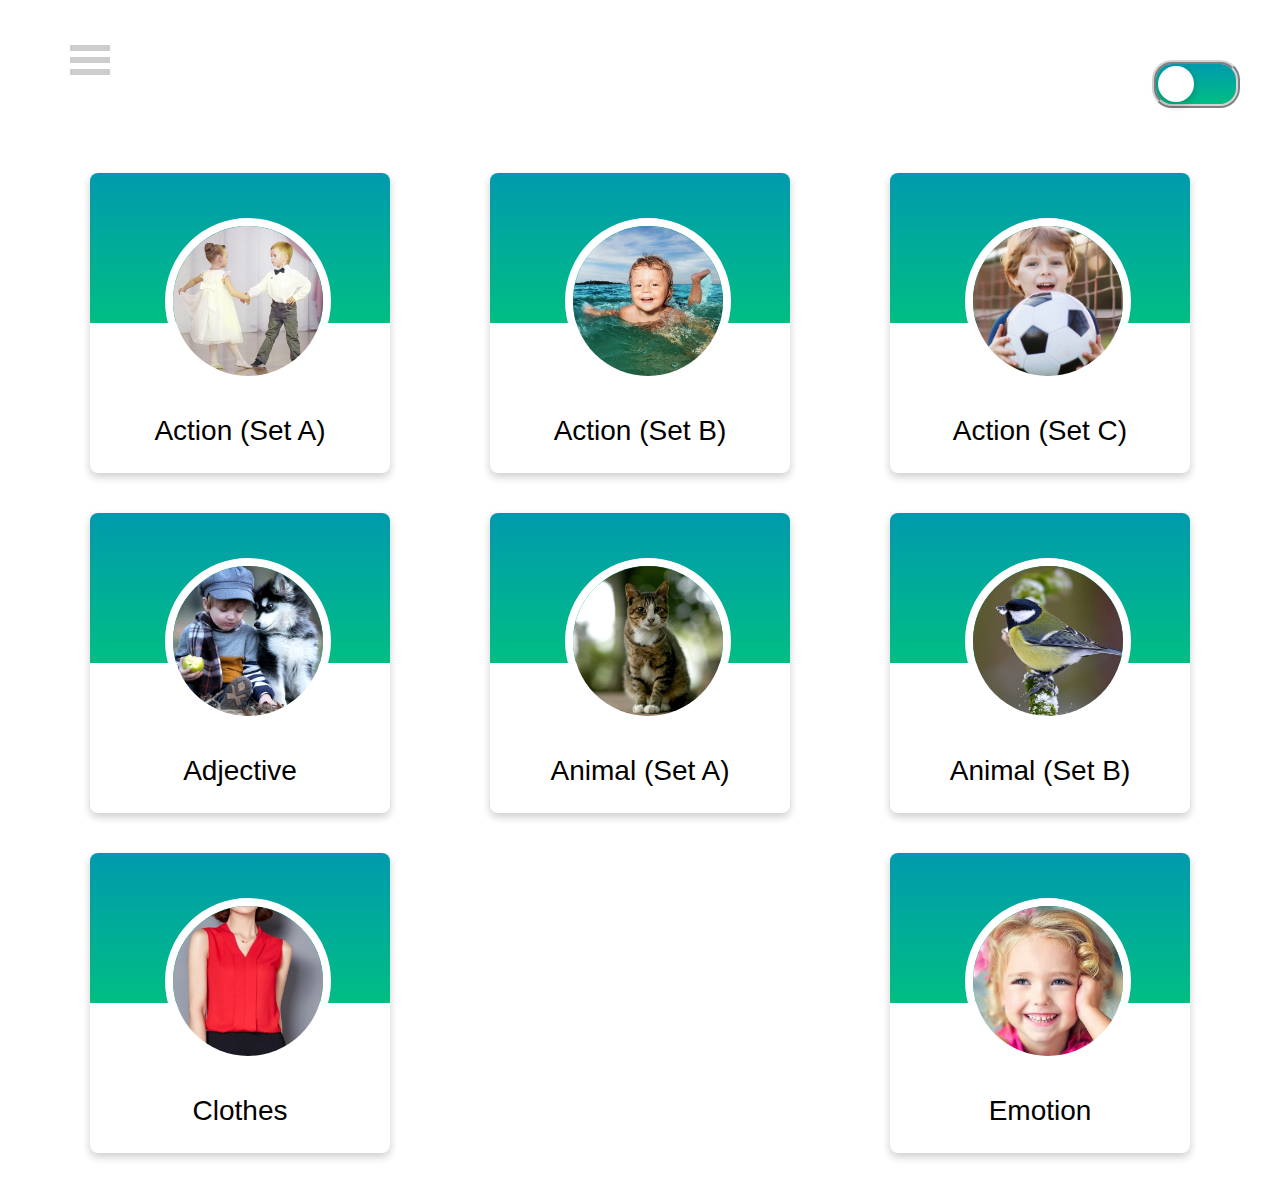
<file: index.html>
<!DOCTYPE html>
<html lang = "ru">
    <head>
        <meta charset = "UTF-8">
        <title>english-for-kids</title>
        <link rel = "stylesheet" href = "base-style.css">
        <link rel = "stylesheet" href = "style.css">
        <script>
	        document.addEventListener("DOMContentLoaded", function(event) { 
                let modeApplication = getCookie('mode_application');
                if(!modeApplication) {
                	setCookie('mode_application', 'mode_train');
                	modeApplication = getCookie('mode_application');
                }; 
                let elemButton = document.getElementById('switch');
                if(modeApplication == 'mode_play') {
            		elemButton.checked = true;
                	changeStyleDocument();
                };  
	        });
	    </script>
    </head>
    <body>
    	<script src="sourceMaps.js"></script>
    	<script src="menu.js"></script>
        <script src="innerMainSection.js"></script>
    </body>
</html>
</file>
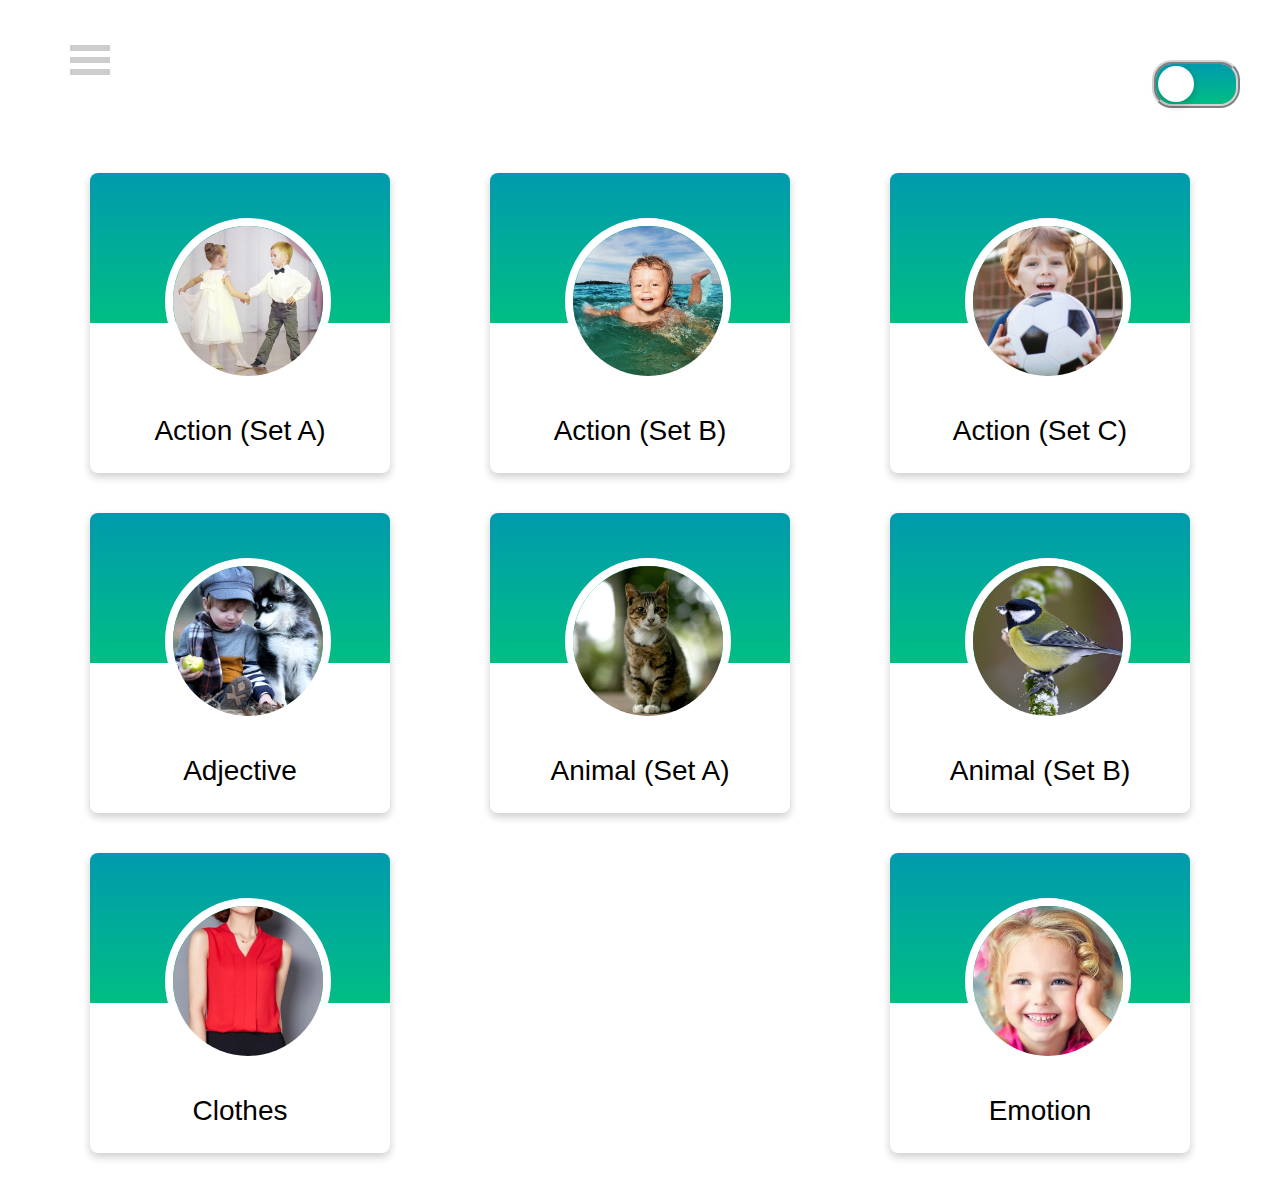
<file: categories.html>
<!DOCTYPE html>
<html lang = "ru">
	<head>
		<meta charset="UTF-8">
		<link rel="stylesheet" href="base-style.css">
        <link rel="stylesheet" href="style.css">
        <script>
            document.addEventListener("DOMContentLoaded", function(event) {
                let modeApplication = getCookie('mode_application');
                let elemButton = document.getElementById('switch');
                if(modeApplication == 'mode_play') {
                    elemButton.checked = true;
                    changeStyleDocument();
                };
            });
        </script>
	</head>
	<body>
        <script src="sourceMaps.js"></script>
		<script src="menu.js"></script>
		<script src="innerCategorySection.js"></script>
        <script src="startGame.js"></script>
        <script src="reverseAudioplay.js"></script>
    </body>
</html>
</file>
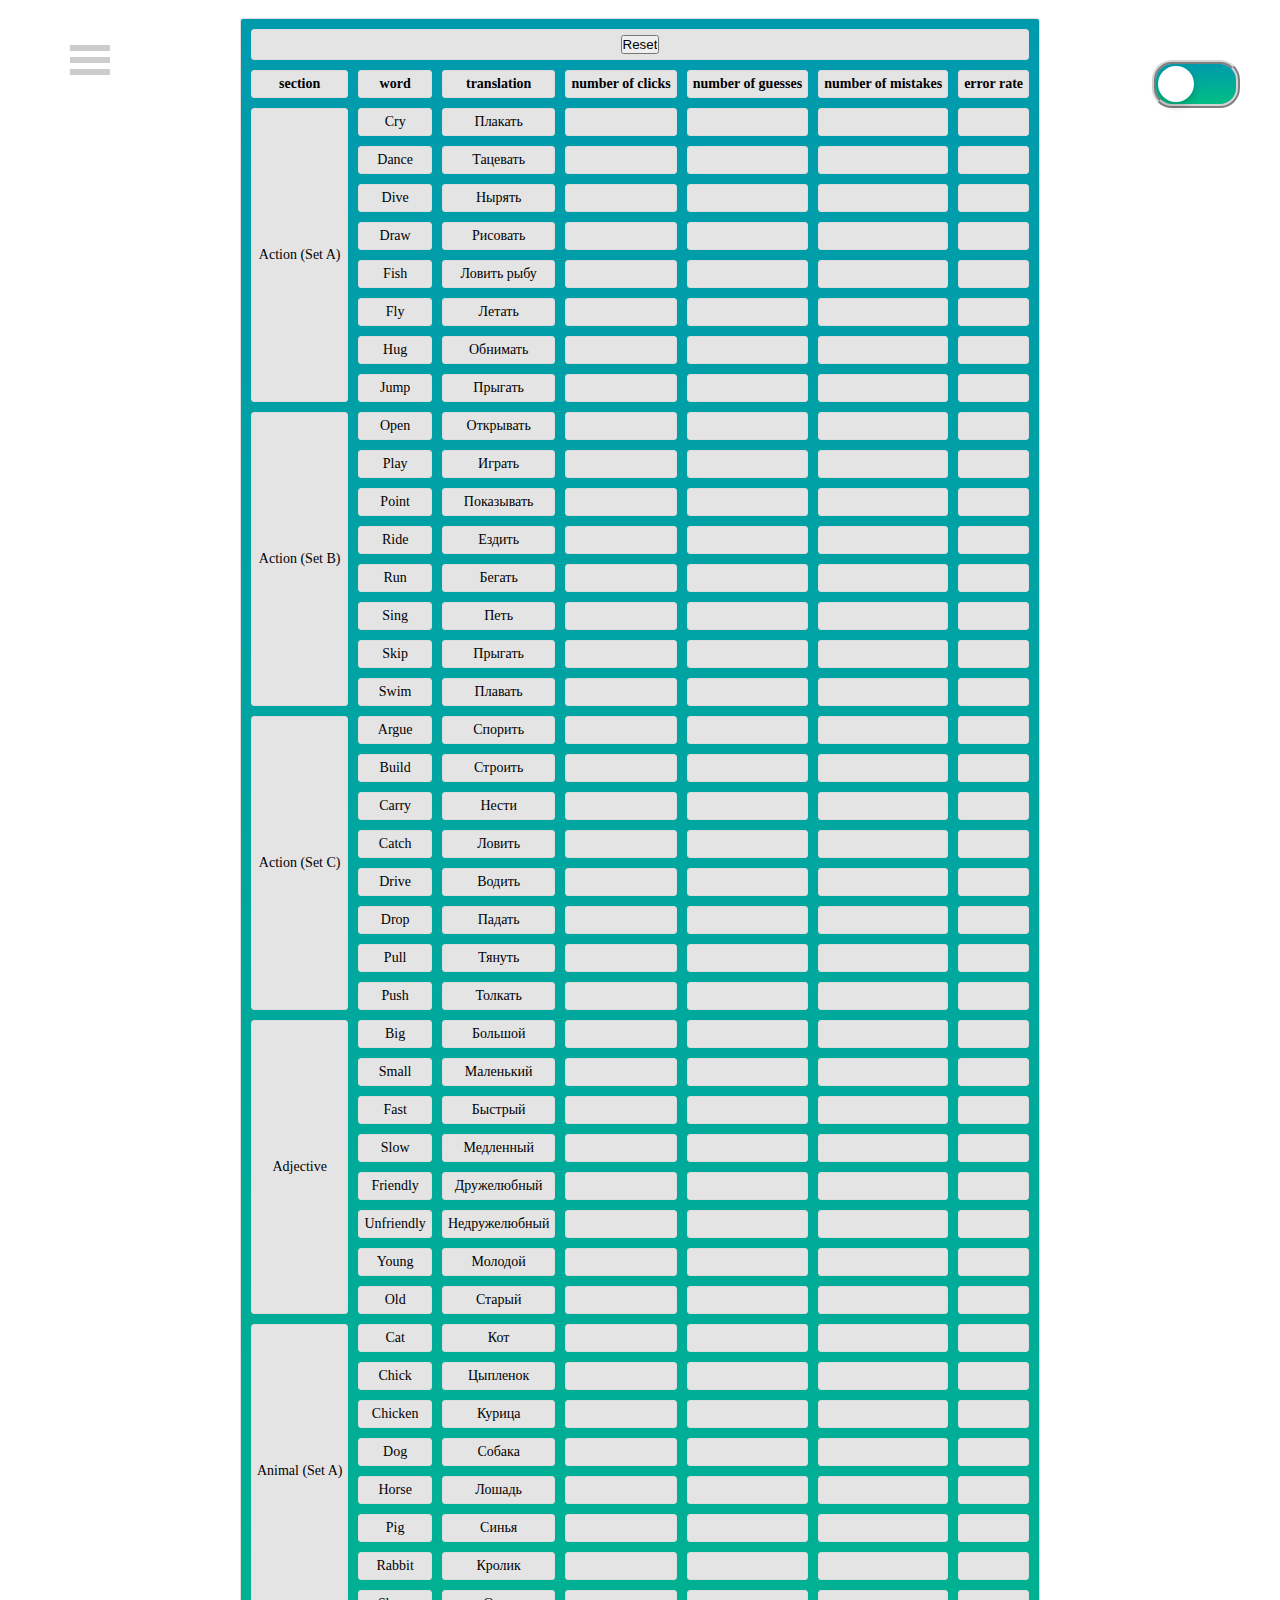
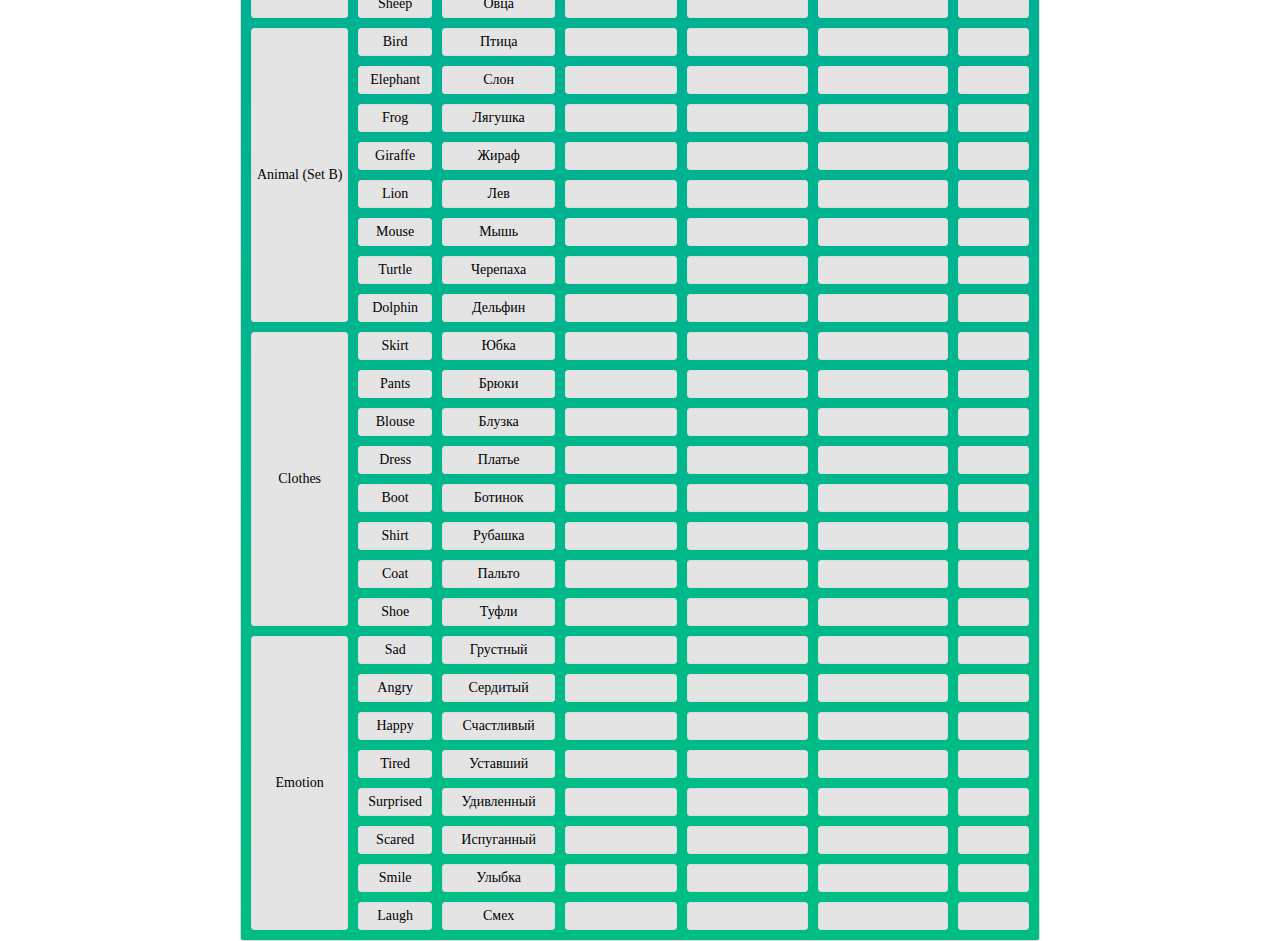
<file: statistics.html>
<!DOCTYPE html>
<html lang = "ru">
	<head>
		<meta charset = "UTF-8">
		<link rel = "stylesheet" href = "base-style.css">
        <link rel = "stylesheet" href = "style.css">
    </head>
	<body>
		<script src="sourceMaps.js"></script>
		<script src="menu.js"></script>
		<script src="innerStatistics.js"></script>
		<script src="fillingStatistic.js"></script>
	</body>
</html>
</file>
<file: base-style.css>
* {
    margin: 0;
    padding: 0;
}

section{
    height: 100vh;
    font-family: sans-serif;
    font-size: 72px;
    color: #000;
}

a {
    color: #000;
    text-decoration: none
  }
</file>
<file: style.css>
.burger-menu__button {
    position: fixed;
    top: 20px;
    left: 50px;
    z-index: 30;
    height: 80px;
    width: 80px;
    background-color: #fff;
    border-radius: 50%;
    transition: 0.5s;
}

.burger-menu__button:hover .burger-menu__lines {
    filter: brightness(0.7);
}


.burger-menu__lines,
.burger-menu__lines::after,
.burger-menu__lines::before {
    position: absolute;
    width: 40px;
    height: 6px;
    background-color: #cdcdcd;
    transition: 0.5s;
}

.burger-menu__lines {
    top: 50%;
    left: 50%;
    transform: translate(-50%, -50%);
}

.burger-menu__lines::before {
    content: "";
    top: -12px;
}

.burger-menu__lines::after {
    content: "";
    top: 12px;
}

.burger-menu_active .burger-menu__button,
.burger-menu_active .burger-menu__lines {
    background-color: transparent;
}

.burger-menu_active .burger-menu__lines::before {
    top: 0;
    transform: rotate(45deg);
    transition: 0.5s;
}

.burger-menu_active .burger-menu__lines::after {
    top: 0;
    transform: rotate(-45deg);
    transition: 0.5s;
}

.burger-menu_nav {
    padding-top: 100px;
    position: fixed;
    z-index: 20;
    display: flex;
    flex-flow: column;
    height: 100%;
    width: 50vh;
    background: linear-gradient(to top, #00be83, #009aad);
    overflow-y: auto;
    left: -100%;
    transition: 0.5s;
}

.burger-menu_nav_play {
    padding-top: 100px;
    position: fixed;
    z-index: 20;
    display: flex;
    flex-flow: column;
    height: 100%;
    width: 50vh;
    background: linear-gradient(to top, #feb26b, #fd6b63);
    overflow-y: auto;
    left: -100%;
    transition: 0.5s;
}

.burger-menu_active .burger-menu_nav {
    left: 0;
}

.burger-menu_active .burger-menu_nav_play {
    left: 0;
}


.burger-menu__link{
    padding-left: 80px;
    padding-top: 20px;
    font-family: sans-serif;
    font-size: 20px;
    text-decoration: none;
    letter-spacing: 3px;
    font-weight: bold;
    color:#fff;
}

.burger-menu__link:hover {
    filter: brightness(0.7);
}

.burger-menu__overlay{
    display: none;
    position: fixed;
    top: 0;
    left: 0;
    width: 100vw;
    height: 100vh;
    z-index: 10;
}

.burger-menu_active .burger-menu__overlay {
    display: block;
}

.menu_active{
    text-decoration: underline;
}

@media (max-width: 767px){
    .burger-menu_nav {
        padding-top: 100px;
        position: fixed;
        z-index: 20;
        display: flex;
        flex-flow: column;
        height: 100%;
        width: 50vh;
        background: linear-gradient(to top, #00be83, #009aad);
        overflow-y: auto;
        left: -1000px;
        transition: 0.5s;
    }
    
    .burger-menu_nav_play {
        padding-top: 100px;
        position: fixed;
        z-index: 20;
        display: flex;
        flex-flow: column;
        height: 100%;
        width: 50vh;
        background: linear-gradient(to top, #feb26b, #fd6b63);
        overflow-y: auto;
        left: -1000px;
        transition: 0.5s;
    }
}

/*----------------------------Toggle----------------------------------*/

input[type=checkbox]{
    height: 0;
    width: 0;
    visibility: hidden;
}

label {
    z-index: 10;
    position: fixed;
    top: 60px;
    left: 90vw;
    cursor: pointer;
    text-indent: -9999px;
    width: 80px;
    height: 40px;
    background: linear-gradient(to top, #00be83, #009aad);
    display: block;
    border-radius: 20px;
    border: 4px ridge #d3d4d5;
}

label:after {
    content: '';
    position: absolute;
    top: 2px;
    left: 2px;
    width: 36px;
    height: 36px;
    background: #fff;
    box-shadow: 0 4px 8px 0 rgba(0,0,0,0.2);
    border-radius: 36px;
    transition: 0.3s;
}

input:checked + label {
    background: linear-gradient(to top, #feb26b, #fd6b63);
}

input:checked + label:after {
    left: calc(100% - 2px);
    transform: translateX(-100%);
}

label:active:after {
    width: 52px;
}

@media (max-width: 767px){
    label {
        top: 4vh;
        left: 65vw;
    } 
}

/*-----------------------------Cards for main page---------------------------------*/

.main_card {
    margin: 20px;
    box-shadow: 0 4px 8px 0 rgba(0,0,0,0.2);
    transition: 0.3s;
    width: 300px;
    height: 300px;
    border-radius: 8px;
    cursor: pointer;
}

.main_card:hover {
    box-shadow: 0 10px 18px 0 rgba(0,0,0,0.4);
}

.card_grad{
    height: 150px;
    width: 300px;
    border-radius: 8px 8px 0 0;
    background: linear-gradient(to top, #00be83, #009aad);
}

.card_grad_play{
    height: 150px;
    width: 300px;
    border-radius: 8px 8px 0 0;
    background: linear-gradient(to top, #feb26b, #fd6b63);
}

.image_main{
    position: relative;
    top: -35%;
    left: 25%;
    height: 150px;
    width: 150px;
    border-radius: 50%;
    border: 8px solid #fff;
}

.container_text {
    position: relative;
    text-align: center;
    font-size: 28px;
    top: -30%;
    text-align: center;
}

@media (max-width: 350px){
    .main_card {
        width: 85vw;
    } 
    
    .card_grad_play{
        height: 150px;
        width: 85vw;
    }

    .image_main{
        position: relative;
        top: -35%;
        left: 20%;
        height: 150px;
        width: 150px;
        border-radius: 50%;
        border: 8px solid #fff;
    }

    .card_grad{
        width: 85vw;
    }
}


/*-----------------------------Cards------------------------------------*/

.card_container {  
    margin-top: 4vh;
    margin-left: 90px;
    margin-right: 90px;
    display: flex;
    flex-wrap: wrap;
    justify-content: space-between;
}

@media (max-width: 400px){
    .card_container {
        display: flex;
        align-items: center;
        justify-content: center;
        margin-top: -4vh;
        margin-left: 0vw;
        margin-right: 0px;
    }
}

.card {
    margin-top: 6vh;
    width: 300px;
    height: 300px;
    position: relative; 
    perspective: 1000px;
    cursor: pointer;
}

@media (max-width: 400px){
    .card {
        margin-top: 6vh;
        width: 250px;
        height: 300px;
        position: relative; 
        perspective: 1000px;
        cursor: pointer;
    }
}

.front_side, .back_side {
    position: absolute;
    width: 100%;
    height: 100%;
    left: 0;
    top: 0;
    box-shadow: 0 10px 18px 0 rgba(0,0,0,0.2);
    transition: 1s; 
    backface-visibility: hidden; 
    border-radius: 10px;
}

.front_side {
    background-color: #fff;
}

.back_side {
    background-color: #fff;
    transform: rotateY(180deg); 
}


.front_side_active {
    transform: rotateY(180deg);
    box-shadow: 0 10px 18px 0 rgba(0,0,0,0.4);
    opacity: 1;
}

.back_side_active {
    transform: rotateY(360deg);
    box-shadow: 0 10px 18px 0 rgba(0,0,0,0.4);
}

.container_not_main{
    position: relative;
    text-align: center;
    font-size: 28px;
    top: 8px;
    text-align: center;
}

.row{
    position: absolute;
    margin-top: -35px;
    margin-left: 90px;
    height: 40px;
    width: 40px;
}

.row_active{
    transform: scale(1.3);
}

img {
    height: 220px;
    width: 150px;
    border-radius: 5px 5px 0 0;
}

/*--------------------------------------------Main Page-------------------------------*/

.flex-container{
    display: flex;
    flex-wrap: wrap;
    justify-content: space-between;
    margin-top: 15vh;
    margin-left: 70px;
    margin-right: 70px;
}

.flex-container_cards{
    display: flex;
    flex-wrap: wrap;
    justify-content: space-between;
    margin-top: 0vh;
    margin-left: 0px;
    margin-right: 0px;
}

@media (max-width: 400px){
    .flex-container{
        display: flex;
        align-items: center;
        justify-content: center;
        margin-top: 15vh;
        margin-left: 0px;
        margin-right: 0px;
    }
}

/*--------------------------------------------Statistic--------------------------------*/

table{
    margin: auto;
    text-align: left;
    border-collapse: separate;
    border: 1px solid #ddd;
    border-spacing: 10px;
    border-radius: 3px;
    background: linear-gradient(to top, #00be83, #009aad);
    font-size: 14px;
    width: auto;
  }
  td,th{
    border: 1px solid #ddd;
    padding: 5px;
    border-radius: 3px;
    background: #E4E4E4;
    text-align: center;
  }
  th{
    background: #E4E4E4;
  }

  @media (max-width: 350px){
    table{
        width: 300px;
    }
}

/*------------------------Card for play--------------------------------------------*/

.img_play {
    height: 220px;
    width: 300px;
    border-radius: 5px 5px 0 0;
}

.img_play_click{
    -webkit-filter: brightness(40%);
    filter: brightness(40%);
}

/*------------------------------------Button--------------------------------*/

#buttonPlay{
    position: relative;
    display: inline-block;
    font-family: Arial,Helvetica,"Liberation Sans","Nimbus Sans L",sans-serif;
    font-size: 0.5em;
    font-weight: 70;
    color: rgb(245,245,245);
    text-shadow: 0 -1px rgba(0,0,0,.1);
    text-decoration: none;
    user-select: none;
    padding: .3em 1em;
    outline: none;
    border: none;
    border-radius: 5px;
    background: #f3675f linear-gradient(#feb26b, #fd6b63);
    box-shadow: inset #bd322a 0 -1px 1px, inset 0 1px 1px #da8332, #d84941 0 0 0 1px, rgba(0,0,0,.3) 0 2px 5px;
    -webkit-animation: pulsate 1.2s linear infinite;
    animation: pulsate 1.2s linear infinite;
}


input#buttonPlay:hover {
    -webkit-animation-play-state: paused;
    animation-play-state: paused;
    cursor: pointer;
}
  
input#buttonPlay:active {
    top: 1px;
    color: #fff;
    text-shadow: 0 -1px rgba(0,0,0,.3), 0 0 5px #ffd, 0 0 8px #fff;
    box-shadow: 0 -1px 3px rgba(0,0,0,.3), 0 1px 1px #fff, inset 0 1px 2px rgba(0,0,0,.8), inset 0 -1px 0 rgba(0,0,0,.05);
}

  @-webkit-keyframes pulsate {
    50% {color: #fff; text-shadow: 0 -1px rgba(0,0,0,.3), 0 0 5px #ffd, 0 0 8px #fff;}
}

  @keyframes pulsate {
    50% {color: #fff; text-shadow: 0 -1px rgba(0,0,0,.3), 0 0 5px #ffd, 0 0 8px #fff;}
}

  /*------------------------------------------------------*/

#divButton{
    display: flex;
    align-items: center;
    justify-content: center;
    margin-top: 5vh;
}

#errorSuccess{
    display: flex;
    justify-content: flex-end;
    margin-top: 18vh;
}

#errorSuccess img{
    height: 50px;
    width: 50px;
}

#divEndGame img{
    display:block;
    margin-top: 40vh;
    margin:auto;
    width: 570px;
    height: 570px;
}

@media (max-width: 350px){
    #divEndGame img{
        display:block;
        margin:auto;
        margin-top: 100px;
        width: 250px;
        height: 250px;
    }
}
</file>
